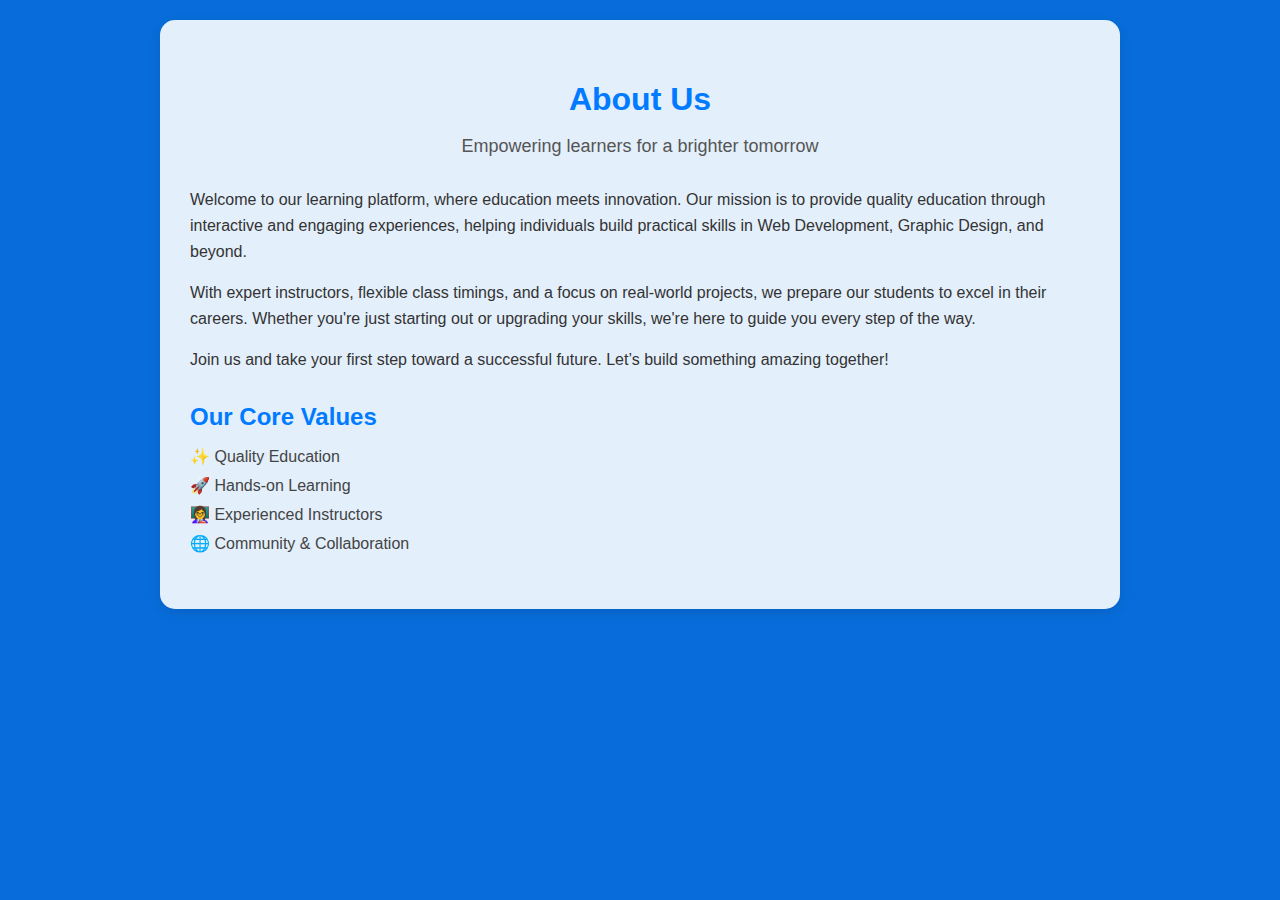
<file: about.html>
<!DOCTYPE html>
<html lang="en">
<head>
  <meta charset="UTF-8" />
  <meta name="viewport" content="width=device-width, initial-scale=1.0"/>
  <title>About Us</title>
  <link rel="stylesheet" href="about.css" />
</head>
<body>
  <section class="about-container">
    <h1 class="about-heading">About Us</h1>
    <p class="about-subheading">Empowering learners for a brighter tomorrow</p>

    <div class="about-content">
      <p>
        Welcome to our learning platform, where education meets innovation. Our mission is to provide quality education through interactive and engaging experiences, helping individuals build practical skills in Web Development, Graphic Design, and beyond.
      </p>
      <p>
        With expert instructors, flexible class timings, and a focus on real-world projects, we prepare our students to excel in their careers. Whether you're just starting out or upgrading your skills, we're here to guide you every step of the way.
      </p>
      <p>
        Join us and take your first step toward a successful future. Let’s build something amazing together!
      </p>
    </div>

    <div class="about-values">
      <h2>Our Core Values</h2>
      <ul>
        <li>✨ Quality Education</li>
        <li>🚀 Hands-on Learning</li>
        <li>👩‍🏫 Experienced Instructors</li>
        <li>🌐 Community & Collaboration</li>
      </ul>
    </div>
  </section>
</body>
</html>
</file>
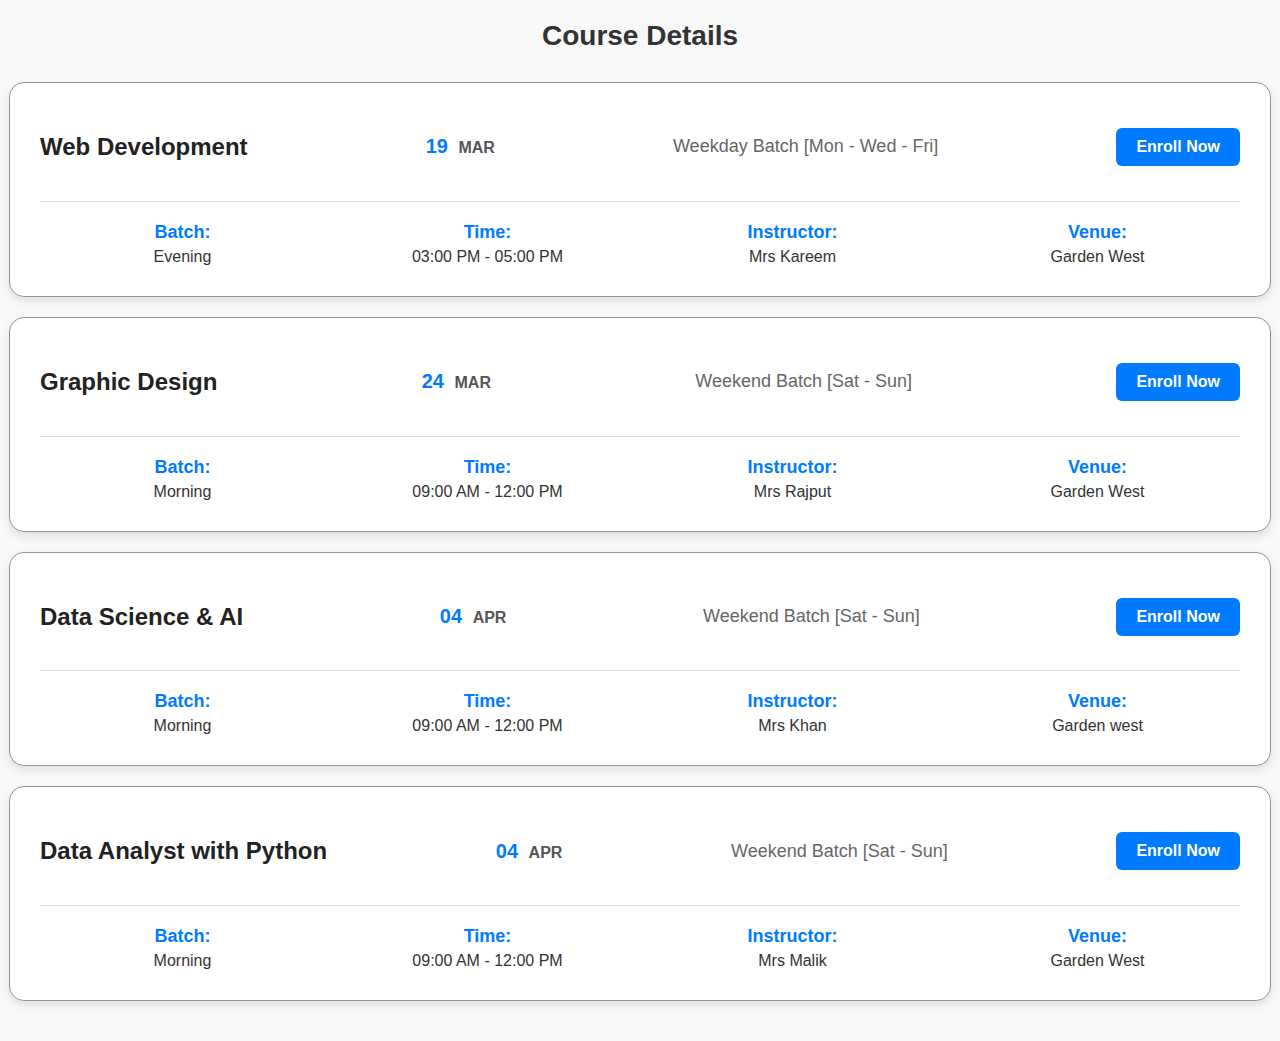
<file: course.html>
<!DOCTYPE html>
<html lang="en">
<head>
  <meta charset="UTF-8" />
  <meta name="viewport" content="width=device-width, initial-scale=1.0"/>
  <title>Course Details</title>
  <link rel="stylesheet" href="course.css" />
</head>
<body>
  <header class="page-header">Course Details</header>

  <section class="course-card">
    <div class="course-header">
      <h2 class="course-title">Web Development</h2>
      <div class="course-date">19 <span>MAR</span></div>
      <p class="course-schedule">Weekday Batch [Mon - Wed - Fri]</p>
      <button class="enroll-button">Enroll Now</button>
    </div>
    <div class="course-info">
      <div class="info-box"><strong>Batch:</strong> Evening</div>
      <div class="info-box"><strong>Time:</strong> 03:00 PM - 05:00 PM</div>
      <div class="info-box"><strong>Instructor:</strong> Mrs Kareem</div>
      <div class="info-box"><strong>Venue:</strong> Garden West</div>
    </div>
  </section>

  <section class="course-card">
    <div class="course-header">
      <h2 class="course-title">Graphic Design</h2>
      <div class="course-date">24 <span>MAR</span></div>
      <p class="course-schedule">Weekend Batch [Sat - Sun]</p>
      <button class="enroll-button">Enroll Now</button>
    </div>
    <div class="course-info">
      <div class="info-box"><strong>Batch:</strong> Morning</div>
      <div class="info-box"><strong>Time:</strong> 09:00 AM - 12:00 PM</div>
      <div class="info-box"><strong>Instructor:</strong> Mrs Rajput </div>
      <div class="info-box"><strong>Venue:</strong> Garden West</div>
    </div>
  </section>

  <section class="course-card">
    <div class="course-header">
      <h2 class="course-title">Data Science & AI</h2>
      <div class="course-date">04 <span>APR</span></div>
      <p class="course-schedule">Weekend Batch [Sat - Sun]</p>
      <button class="enroll-button">Enroll Now</button>
    </div>
    <div class="course-info">
      <div class="info-box"><strong>Batch:</strong> Morning</div>
      <div class="info-box"><strong>Time:</strong> 09:00 AM - 12:00 PM</div>
      <div class="info-box"><strong>Instructor:</strong> Mrs Khan</div>
      <div class="info-box"><strong>Venue:</strong> Garden west</div>
    </div>
  </section>

  <section class="course-card">
    <div class="course-header">
      <h2 class="course-title">Data Analyst with Python</h2>
      <div class="course-date">04 <span>APR</span></div>
      <p class="course-schedule">Weekend Batch [Sat - Sun]</p>
      <button class="enroll-button">Enroll Now</button>
    </div>
    <div class="course-info">
      <div class="info-box"><strong>Batch:</strong> Morning</div>
      <div class="info-box"><strong>Time:</strong> 09:00 AM - 12:00 PM</div>
      <div class="info-box"><strong>Instructor:</strong> Mrs Malik</div>
      <div class="info-box"><strong>Venue:</strong>Garden West</div>
    </div>
  </section>
</body>
</html>
</file>
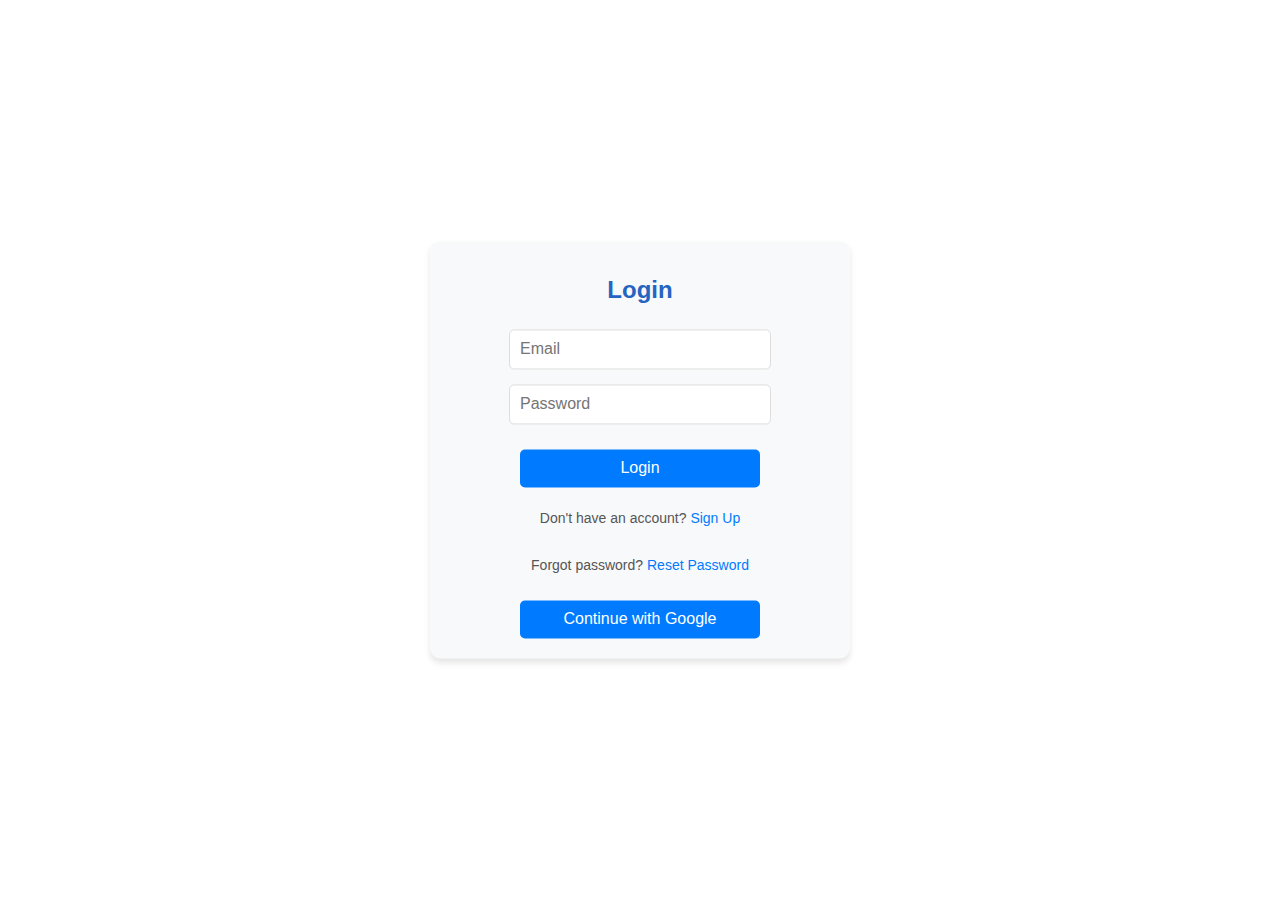
<file: login.html>
<!DOCTYPE html>
<html lang="en">
<head>
    <meta charset="UTF-8">
    <meta name="viewport" content="width=device-width, initial-scale=1.0">
    <title>Log-In Page</title>
    <link rel="stylesheet" href="style.css">
</head>
<body>
<div id="auth-container">
    <h2>Login</h2>
    <input type="email" id="login-email" placeholder="Email" required>     
    <input type="password" id="logPlease" placeholder="Password" required>     
    <button id="login-btn">Login</button>
    <p>Don't have an account? <a href="index.html">Sign Up</a></p> 
    <p>Forgot password? <a href="#" id="reset-password-link">Reset Password</a></p>    
    <button id="google-login-btn">Continue with Google</button>   
</div> 
<script type="module" src="script.js"></script>
</body>
</html>
</file>
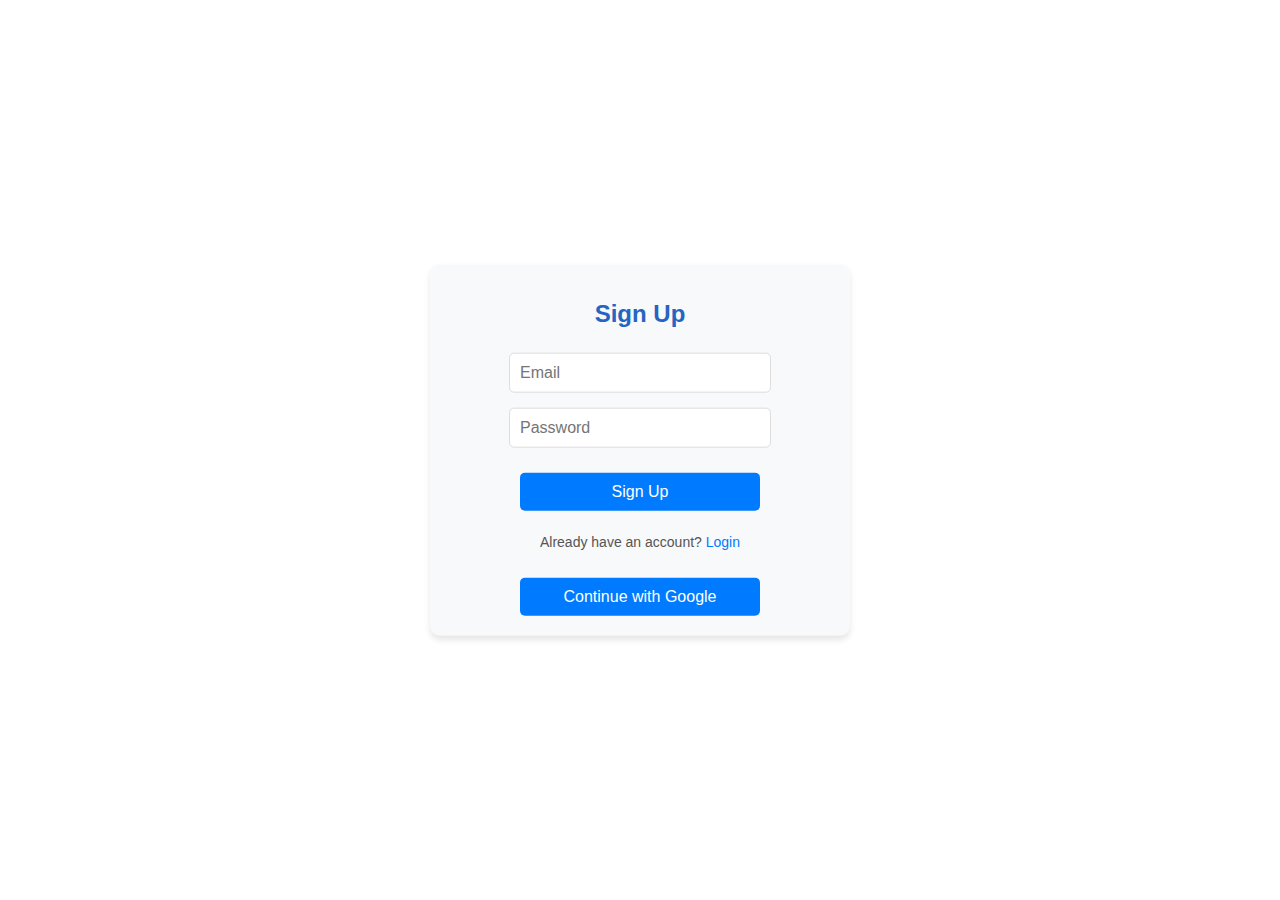
<file: signin.html>
<!DOCTYPE html>
<html lang="en">
<head>
    <meta charset="UTF-8">
    <meta name="viewport" content="width=device-width, initial-scale=1.0">
    <title>Sign-Up Page</title>
    <link rel="stylesheet" href="style.css">
</head>
<body>
<div id="auth-container">     
    <h2>Sign Up</h2> 
    <input type="email" id="signup-email" placeholder="Email" required> 
    <input type="password" id="signup-password" placeholder="Password" required>  
    <button id="signup-btn">Sign Up</button>
    <p>Already have an account? <a href="login.html">Login</a></p>   
    <button id="google-signup-btn">Continue with Google</button>   
</div> 
<script type="module" src="./script.js"></script>
</body>
</html>
</file>
<file: about.css>
body {
    font-family: Arial, sans-serif;
    background-color:  #086dda;      
    margin: 0;
    padding: 20px;
    display: flex;
    justify-content: center;
  }
  
  .about-container {
    max-width: 900px;
    background-color: rgba(255, 255, 255, 0.889);
    padding: 40px 30px;
    border-radius: 15px;
    box-shadow: 0 4px 12px rgba(0, 0, 0, 0.1);
  }
  
  .about-heading {
    font-size: 32px;
    font-weight: bold;
    text-align: center;
    color:   #007bff;
    margin-bottom: 10px;
  }
  
  .about-subheading {
    font-size: 18px;
    color: #555;
    text-align: center;
    margin-bottom: 30px;
  }
  
  .about-content p {
    font-size: 16px;
    color: #333;
    line-height: 1.6;
    margin-bottom: 15px;
  }
  
  .about-values {
    margin-top: 30px;
  }
  
  .about-values h2 {
    font-size: 24px;
    color: #007bff;
    margin-bottom: 15px;
  }
  
  .about-values ul {
    list-style: none;
    padding-left: 0;
  }
  
  .about-values li {
    font-size: 16px;
    color: #444;
    margin-bottom: 10px;
    display: flex;
    align-items: center;
  }
  
  /* Responsive */
  @media (max-width: 600px) {
    .about-container {
      padding: 25px 20px;
    }
  
    .about-heading {
      font-size: 26px;
    }
  
    .about-subheading {
      font-size: 16px;
    }
  
    .about-values h2 {
      font-size: 20px;
    }
  }
</file>
<file: course.css>
/* Global Styles */
body {
    font-family: Arial, sans-serif;
    background-color: #f8f8f8;
    margin: 0;
    padding: 20px;
    display: flex;
    flex-direction: column;
    align-items: center;
  }
  
  /* Page Header */
  .page-header {
    font-size: 28px;
    font-weight: bold;
    color: #333;
    margin-bottom: 30px;
    text-align: center;
  }
  
  /* Course Card */
  .course-card {
    width: 100%;
    max-width: 1200px;
    background-color: #fff;
    padding: 30px;
    margin-bottom: 20px;
    border: .20px solid rgb(150, 149, 149);
    border-radius: 15px ;
    box-shadow: 0 4px 10px rgba(0, 0, 0, 0.1);
  }
  .course-card:hover{
    border: 1.70px solid #007bff;
    box-shadow:0px 0px 20px #9f9e9e;
  }


  /* Inline Header Layout */
  .course-header {
    display: flex;
    flex-wrap: wrap;
    justify-content: space-between;
    align-items: center;
    gap: 15px;
    text-align: center;
    margin-bottom: 20px;
  }
  
  /* Course Title */
  .course-title {
    font-size: 24px;
    font-weight: bold;
    color: #222;
  }
  
  /* Course Date */
  .course-date {
    font-size: 20px;
    font-weight: bold;
    color: #007bff;
  }
  
  .course-date span {
    font-size: 16px;
    margin-left: 5px;
    color: #555;
  }
  
  /* Course Schedule */
  .course-schedule {
    font-size: 18px;
    color: #666;
  }
  
  /* Enroll Button */
  .enroll-button {
    background-color: #007bff;
    color: #fff;
    border: none;
    padding: 10px 20px;
    font-size: 16px;
    font-weight: bold;
    border-radius: 6px;
    cursor: pointer;
    transition: background-color 0.3s ease, transform 0.2s ease;
  }
  
  .enroll-button:hover {
    background-color: #0056b3;
    transform: scale(1.05);
  }
  
  /* Course Info Section */
  .course-info {
    display: flex;
    flex-wrap: wrap;
    justify-content: space-between;
    gap: 20px;
    border-top: 1px solid #ddd;
    padding-top: 20px;
  }
  
  .info-box {
    flex: 1 1 calc(25% - 20px);/*Yeh 20px usually gap/margin ya spacing adjust karne ke liye use hota hai.*/
    font-size: 16px;
    color: #333;
    text-align: center;
  }
  
  .info-box strong {
    display: block;
    font-size: 18px;
    color: #007bff;
    margin-bottom: 5px;
  }
  
  /* Responsive Design */
  @media (max-width: 768px) {
    .course-header {
      flex-direction: column;
    }
  
    .info-box {
      flex: 1 1 calc(50% - 10px);
    }
  
    .course-title {
      font-size: 22px;
    }
  
    .course-date {
      font-size: 18px;
    }
  
    .course-schedule {
      font-size: 16px;
    }
  
    .enroll-button {
      font-size: 14px;
      padding: 8px 16px;
    }
  }
  
  @media (max-width: 480px) {
    .info-box {
      flex: 1 1 100%;
    }
  
    .page-header {
      font-size: 24px;
    }
  
    .course-title {
      font-size: 20px;
    }
  
    .course-date {
      font-size: 16px;
    }
  
    .course-schedule {
      font-size: 15px;
    }
  }
</file>
<file: style.css>
/* General Reset */
body {
    margin: 0;
    font-family: Arial, sans-serif;
    line-height: 1.6;
    width: 100%;
}

/* Header Section */
header {
    border-bottom: 1px solid #ddd;
    position: sticky; /* Makes the navbar stick to the top */
    top: 0; /* Sticks to the top of the viewport */
    z-index: 1000; /* Ensures it stays above other elements */
    background-color: #fff; /* Background color for the navbar */
    box-shadow: 0 2px 5px rgba(0, 0, 0, 0.1); /* Add a subtle shadow */
    padding: 10px 20px;
}

.container.header {
    display: flex;
    justify-content: space-between;
    align-items: center;
    max-width: 1200px;
    margin: 0 auto;
    padding: 0 20px;
}

.logo {
    font-size: 1.5rem;
    font-weight: bold;
    color: #333;
}

.logo span {
    color: #007bff; /* Highlighted color for "Tutor" */
}

nav {
    display: flex;
    align-items: center;
    gap: 20px; /* Space between links */
}

nav a {
    text-decoration: none;
    color: #333;
    font-size: 1rem;
    transition: color 0.3s ease;
}

nav a:hover {
    color: #007bff; /* Hover effect for links */
}
.menu-toggle {
display: none;
}
.btn-main {
    display: inline-block;
    background-color: #007bff;
    color: #fff;
    border: none;
    padding: 10px 20px;
    font-size: 1rem;
    border-radius: 5px;
    transition: background-color 0.3s ease;
    text-align: center;
}

.btn-main:hover {
    background-color: #0056b3;
}

/* Hero Section */

.main {
    background: linear-gradient(135deg, #2664c2, #2a86e9, #e0f4ff);      
    display: flex;
    align-items: center;
    justify-content: space-between;
    padding: 80px;
    height: 75vh;
    overflow-y: hidden;
  }
  
  .main-content {
    display: flex;
    color: white;
    gap: 40px;
  }
  .main-left .tag {
    background-color: #e0f4ffe2;
    color: #1854ad;
    font-weight: bold;
    padding: 6px 12px;
    display: inline-block;
    font-size: 15px;
    border-radius: 4px;
    margin-bottom: 10px;
  }
  
  .main-left h1 {
    font-size: 36px;
    margin-bottom: 10px;
    color: white;
  }
  
  .main-left p {
    font-size: 16px;
    margin-bottom: 8px;
  }
  
  .main-left .highlight {
    color: white;
    font-weight: bold;
  }
  
  .main-left .btn-main {
    background-color: #2664c2;
    color: #fff;
    padding: 12px 24px;
    border: none;
    border-radius: 4px;
    cursor: pointer;
    margin-top: 16px;
    transition: background-color 0.3s ease;
  }
  
  .main-left .btn-main:hover {
    background-color: #1e4e92;
  }
  .main-right{
    margin-left: 300px;
  }
/* container */
.mains h1 {
  color:  #007bff;
  font-size: 36px;
  margin-bottom: 10px;
 margin-left: 10%;
}
.mains p{
  color:  #007bff;
  font-size: 17px;
  margin-bottom: 8px;
  margin-left: 10%;
}
.containers {
  background-color: white;
  padding: 4rem 2rem;
  display: grid;
  grid-template-columns: repeat(auto-fit, minmax(250px, 1fr));/*
  "Create as many columns as you can fit in the container - each column should be 250px wide and the remaining space should be divided equally."*/
  gap: 20px;
}
.mains h1,.mains p {

  margin-left: 5%;
  margin-right: 5%;
}
.card {
  background-color: #fff;
  color: #007bff;
  padding: 20px;
  border:.20px solid rgb(199, 198, 198);
  border-radius: 12px;
  transition: transform 0.3s ease;
  box-shadow: 0 4px 8px rgba(0, 0, 0, 0.1);
}

.card:hover {
  transform: translateY(-5px);
  border: 1.5px solid#007bff;
  box-shadow:0px 0px 18px #a5a2a2;
}

.image-card img {
  width: 100%;
  height: auto;
  border-radius: 8px;
  margin-bottom: 10px;
}

.card h4 {
  font-size: 1rem;
  color: black;
}

.card h5 {
  font-size: 0.9rem;
  margin: 10px 0;
  color: #007bff;
}

.card p {
  font-size: 16px;
  color: #b4b9c2;
  line-height: 1.5;
}
.container2 {
  text-align: center;
}

.headline {
  font-size: 24px;
  font-weight: bold;
  color: #007bff;
}

.enroll-btn {
  background-color: #007bff;
  width: 150px;
  color: #ffffff;
  font-size: 14px;
  font-weight: bold;
  padding: 10px 20px;
  border: none;
  border-radius: 5px;
  cursor: pointer;
 
}

.enroll-btn:hover {
  background-color: #08243a;
  transition: transform 0.6s ease;
}

  /* Footer Section */
  .footer {
    background-color: #084d98;
    color: #ffffff;
    padding: 40px 20px;
  }
  
  .footer-container {
    display: flex;
    justify-content: space-between;
    gap: 20px;
    flex-wrap: wrap;
    padding: 7rem;
  }
  
  .footer-about, .footer-contact {
    flex: 1;
    width: 80px;
    height: fit-content;
  }
  
  .footer h3 {
    font-size: 20px;
    margin-bottom: 10px;
  }
  
  .footer p {
    font-size: 14px;
    margin-bottom: 10px;
    line-height: 1.5;
  }

  
  /* Social Icons */
  .social-icons {
    display: flex;
    gap: 10px;
  }
  
  .social-icons a {
    color: #ffffff;
    font-size: 21px;
    transition: 0.3s ease;
    margin-top: 15px;
  }
  
  .social-icons a:hover {
    color: gold;
    text-shadow: 0px 0px 2px black;
    transform: translatey(-6px);
  }
  
  /* Footer Bottom Section */
  .footer-bottom {
    text-align: center;
    margin-top: 20px;
    font-size: 14px;
    color: #ffffff;
  }
/* footer icons */
  .footer-contact i {
    margin-right: 8px;
    color:rgb(255, 217, 0);
  }
  /* sign in */
  /* Center the auth-container */
#auth-container {
  display: flex;
  flex-direction: column;
  align-items: center;
  justify-content: center;
  width: 50%;
  max-width: 400px;
  margin: 0 auto;
  padding: 10px;
  background-color: #f8f9fa; /* Light background for the container */
  border-radius: 10px;
  box-shadow: 0 4px 6px rgba(0, 0, 0, 0.1);
  position: absolute;
  top: 50%;
  left: 50%;
  transform: translate(-50%, -50%);
}

#auth-container h2 {
  margin-bottom: 20px;
  font-size: 24px;
  color: #2664C2;
}

#auth-container input {
  width: 60%;
  padding: 10px;
  margin-bottom: 15px;
  border: 1px solid #ddd;
  border-radius: 5px;
  font-size: 16px;
}

#auth-container button {
  display: block; /* Ensure buttons stack vertically */
  width: 60%; /* Adjust width for better alignment */
  padding: 10px;
  margin: 10px auto; /* Add space between buttons and center them */
  background-color: #007bff;
  color: #fff;
  border: none;
  border-radius: 5px;
  font-size: 16px;
  text-align: center; /* Center the text inside the button */
  cursor: pointer;
  transition: background-color 0.3s ease;
}

#auth-container button:hover {
  background-color: #0056b3;
}

#auth-container p {
  margin-top: 10px;
  font-size: 14px;
  color: #555;
}

#auth-container a {
  color: #007bff;
  text-decoration: none;
}

#auth-container a:hover {
  text-decoration: underline;
}
  
/* Form Page Styling */
#formPage {
  max-width: 600px;
  height: 90%;
  margin: 50px auto;
  padding: 40px;
  background: #f4f4f4;
  border-radius: 10px;
  box-shadow: 0 0 10px rgba(0, 0, 0, 0.1);
}

#formPage h2 {
  text-align: center;
  color: #2664c2;
}

#studentForm {
  display: flex;
  flex-wrap: wrap;
  justify-content: space-between;
  gap: 15px;
}

#studentForm div {
  width: 48%;
  margin-bottom: 15px;
}

#studentForm .full-width {
  width: 100%;
}

label {
  display: block;
  font-weight: bold;
  color: #333;
  margin-bottom: 5px;
}

input, select {
  width: 100%;
  padding: 8px;
  border: 1px solid #ccc;
  border-radius: 5px;
  color: #333;
}
input:focus, select:focus {
  outline: 2px solid #2664C2; /* Blue outline */
}

button {
  width: 48%;
  padding: 10px;
  border: none;
  border-radius: 5px;
  background: #2664C2;
  color: white;
  cursor: pointer;
}

button:hover {
  background: #1e4e92;
}

/* id card */
#idCard {
  background: #f4f4f4;
  border: 2px solid #007bff;
  border-radius: 10px;
  padding: 20px;
  width: 350px;
  box-shadow: 0 4px 8px rgba(0, 0, 0, 0.2);
  margin: 20px auto;
}

#idCard h2 {
  color: #007bff;
  margin-bottom: 20px;
  text-align: center;
}

#idCard img {
  width: 100px;
  height: 100px;
  border-radius: 50%;
  margin-bottom: 15px;
  border: 2px solid #007bff;
  display: block; /* Center the image */
  margin-left: auto; /* Center the image */
  margin-right: auto; /* Center the image */
}

#idCard p {
  margin: 10px 0;
  font-size: 16px;
  color: #333;
  text-align: center; /* Center the text */
}

#idCard button {
  background-color: #007bff;
  color: #fff;
  border: none;
  padding: 10px 20px;
  border-radius: 5px;
  cursor: pointer;
  font-size: 16px;
  margin-top: 15px;
  display: block; /* Center the button */
  margin-left: auto; /* Center the button */
  margin-right: auto; /* Center the button */
}

#idCard button:hover {
  background-color: #0056b3;
}

/* Responsive Styles */

/* Tablets (max-width: 991px) */
@media (max-width: 991px) {
  .container.header {
    flex-direction: column;
    align-items: flex-start;
    gap: 10px;
  }
  .menu-toggle {
    display: block; /* Show the menu toggle on smaller screens */
    margin-left: 98%;
    margin-top: -50PX;
    font-size: 1.5rem;
    cursor: pointer;
    color: #007bff;
    }
nav {
  display: none;
  flex-direction: column;
  background: #f8f9fa;
  padding: 10px;
  position: absolute;
  top: 70px;
  right: 1px;
  width: 100%;
  box-shadow: 0 4px 8px rgba(0,0,0,0.1);
  z-index: 100;
}

nav.show {
  display: flex;
}

  .main {
    flex-direction: column;
    padding: 40px 20px;
    height: auto;
    text-align: center;
  }

  .main-content {
    flex-direction: column;
    align-items: center;
    gap: 20px;
  }

  .main-left h1 {
    font-size: 28px;
  }

  .main-left p {
    font-size: 14px;
  }
  .menu-toggle {
    display: block;
}
.main-right{
  margin-left: 50px;
}
}
@media (max-width: 768px) {
  nav {
    display: none;
    flex-direction: column;
    background: #f8f9fa;
    padding: 10px;
    position: absolute;
    top: 70px;
    right: 1px;
    width: 100%;
    box-shadow: 0 4px 8px rgba(0,0,0,0.1);
    border-radius: 8px;
    z-index: 100;
  }

  nav.show {
    display: flex; /* Show the navbar when the toggle is clicked */
  }

  nav a {
    margin: 10px 0; /* Add spacing between links */
  }

  .menu-toggle {
    display: block; /* Show the menu toggle on smaller screens */
    margin-left: 98%;
    margin-top: -50PX;
    font-size: 1.5rem;
    cursor: pointer;
    color: #007bff;
    }
    .main-right{
      margin-left: 20px;
    }
  
    .mains h1 {
      font-size: 28px;
      text-align: center;
    }
  
    .mains p {
      font-size: 14px;
      text-align: center;
    }
  
    .container2 {
      padding: 20px;
    }
  
    .headline {
      font-size: 20px;
    }
  
    .enroll-btn {
      width: 100%;
      max-width: 200px;
      font-size: 16px;
    }
  
    .footer-container {
      flex-direction: column;
      padding: 2rem;
      align-items: center;
      text-align: center;
    }
  
    .footer-about,
    .footer-contact {
      width: 100%;
      margin-bottom: 20px;
    }
}

/* Mobile (max-width: 600px) */
@media (max-width: 600px) {
  nav {
    display: none;
    flex-direction: column;
    background: #f8f9fa;
    padding: 10px;
    position: absolute;
    top: 60px;
    right: -1px;
    width: 98%;
    box-shadow: 0 4px 8px rgba(0,0,0,0.1);
    z-index: 100;
  }
  
  .menu-toggle {
  display: block; /* Show the menu toggle on smaller screens */
  margin-left: 98%;
  margin-top: -50PX;
  font-size: 1.5rem;
  cursor: pointer;
  color: #007bff;
  }
  .logo {
    font-size: 1.2rem;
  }

  .btn-main {
    padding: 8px 16px;
    font-size: 0.9rem;
    width: 200px;
  }
  .main-left h1 {
    font-size: 24px;
  }

  .main-left p {
    font-size: 13px;
  }

  .main-left .btn-main {
    padding: 10px 20px;
  }
  #studentForm div {
    flex: 1 1 100%; /* Make each div take full width on small screens */
  }

  #formPage {
    padding: 15px; /* Reduce padding for smaller screens */
    width: 65%; /* Adjust width to fit smaller screens */
  }
  input, select {
    width: 90%;
    padding: 8px;
    border: 1px solid #ccc;
    border-radius: 5px;
    color: #333;
  }
  #formPage h2 {
    font-size: 18px; /* Adjust heading size */
  }
  #form-btn{
  display: inline;
  }

.image{
  margin-left: 0%;
  width: 100%;
  height: auto;
  border-radius: 10%;
}
}
</file>
